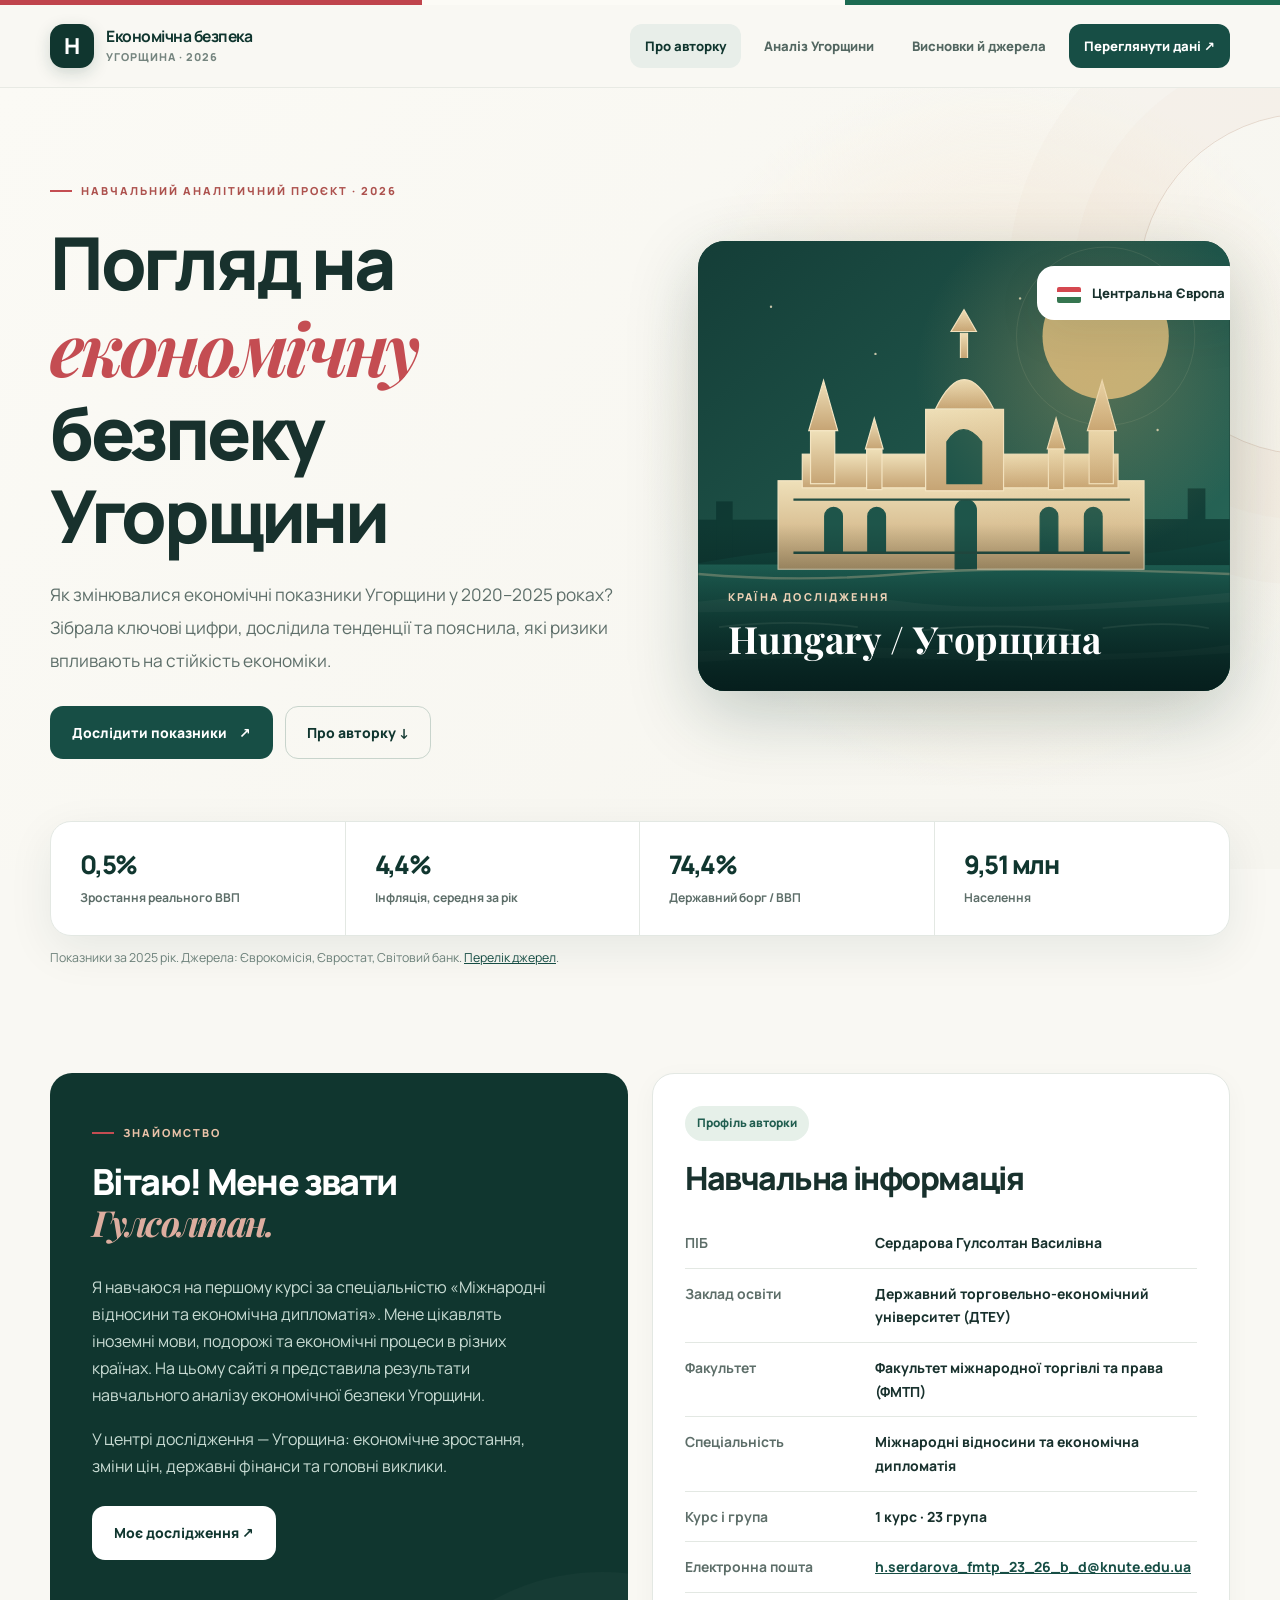
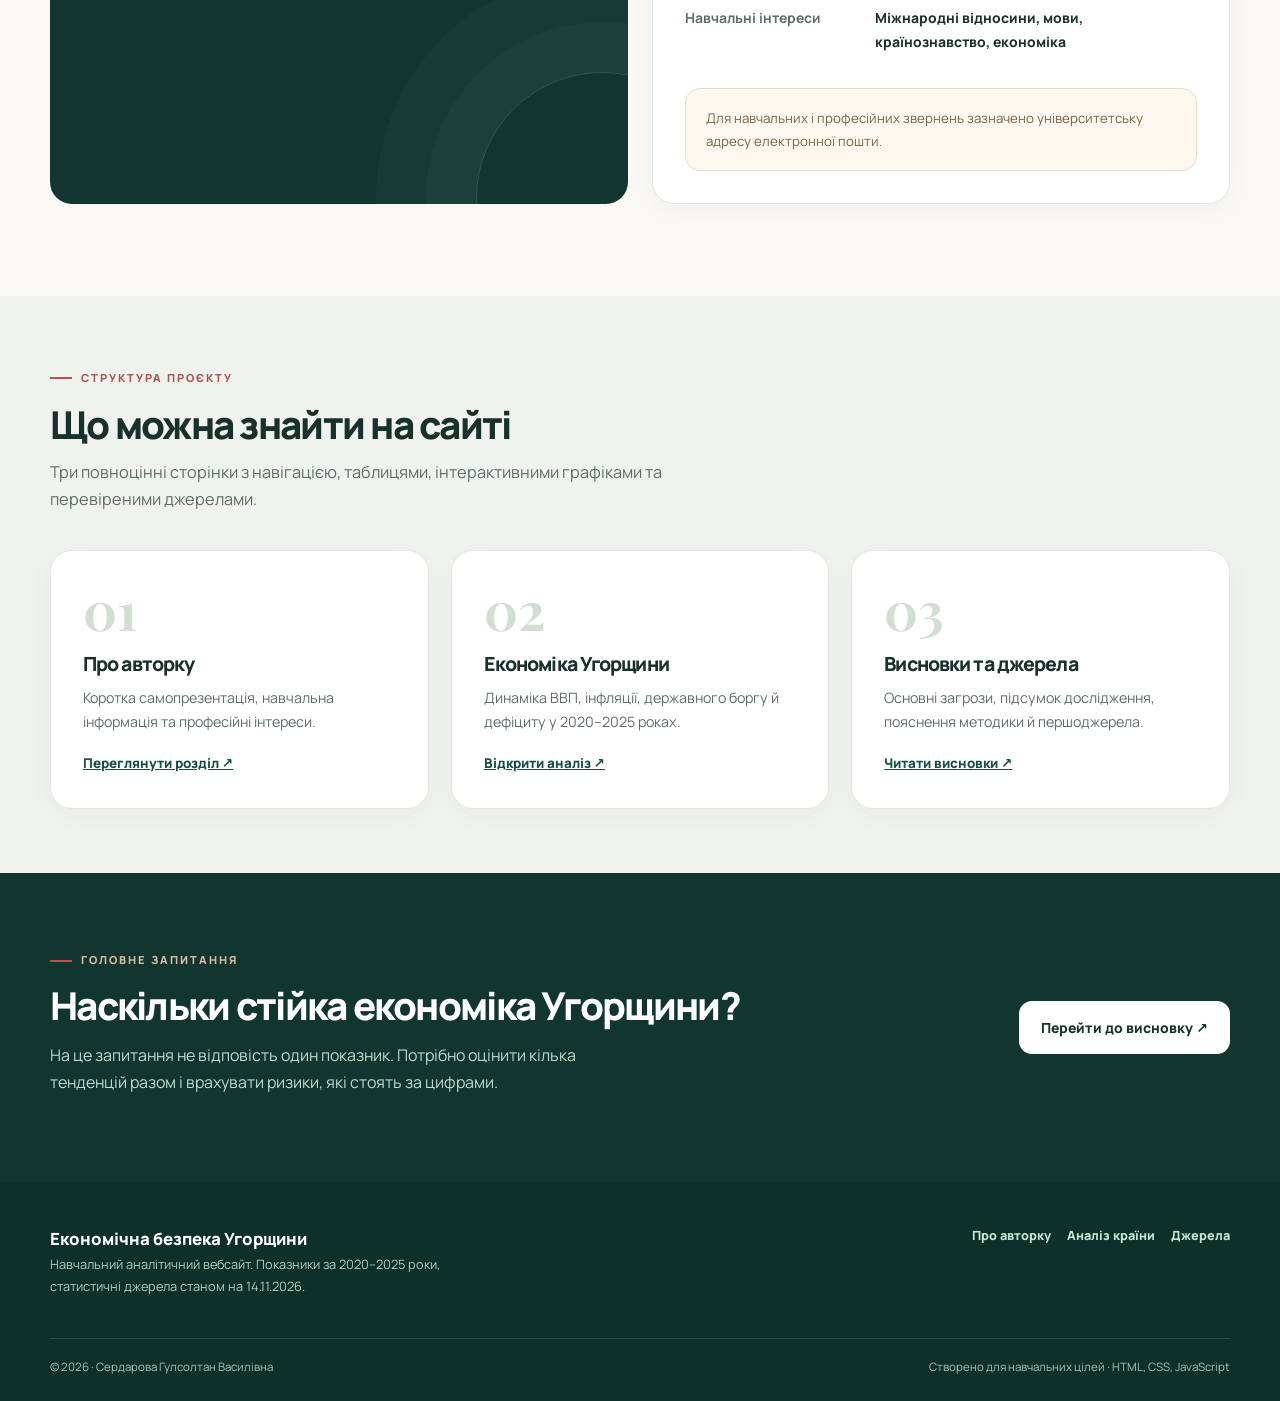
<file: index.html>
<!doctype html>
<html lang="uk">
<head>
  <meta charset="utf-8"><meta name="viewport" content="width=device-width,initial-scale=1">
  <meta name="description" content="Персональний сайт-візитівка та дослідження економічної безпеки Угорщини. Авторка — Сердарова Гулсолтан Василівна.">
  <title>Головна · Економічна безпека Угорщини</title>
  <link rel="icon" href="assets/favicon.svg" type="image/svg+xml"><link rel="stylesheet" href="style.css"><script src="script.js" defer></script>
</head>
<body>
  <a class="skip" href="#main">Перейти до вмісту</a><div class="top-stripe" aria-hidden="true"></div>
  <header class="site-header"><div class="container header-wrap">
    <a class="brand" href="index.html" aria-label="Економічна безпека Угорщини — головна"><span class="brand-mark">H</span><span><strong>Економічна безпека</strong><small>Угорщина · 2026</small></span></a>
    <button class="menu-toggle" type="button" aria-controls="main-nav" aria-expanded="false">☰ Меню</button>
    <nav class="nav" id="main-nav" aria-label="Основна навігація"><a href="index.html" aria-current="page">Про авторку</a><a href="country.html">Аналіз Угорщини</a><a href="insights.html">Висновки й джерела</a><a href="country.html#data" class="nav-cta">Переглянути дані ↗</a></nav>
  </div></header>
  <main id="main">
    <section class="hero"><div class="container hero-grid">
      <div class="fade-up"><span class="eyebrow">Навчальний аналітичний проєкт · 2026</span>
        <h1>Погляд на <span class="serif">економічну</span> безпеку Угорщини</h1>
        <p class="lead">Як змінювалися економічні показники Угорщини у 2020–2025 роках? Зібрала ключові цифри, дослідила тенденції та пояснила, які ризики впливають на стійкість економіки.</p>
        <div class="actions"><a class="btn" href="country.html">Дослідити показники <span aria-hidden="true">↗</span></a><a class="btn btn-outline" href="#about">Про авторку ↓</a></div>
      </div>
      <div class="hero-art fade-up"><img src="assets/budapest-illustration.svg" width="900" height="800" alt="Авторська ілюстрація будівлі угорського парламенту та Дунаю"><div class="hero-overlay"><span class="overline">Країна дослідження</span><strong>Hungary / Угорщина</strong></div><div class="floating-note"><span class="flag" aria-hidden="true"><i></i><i></i><i></i></span> Центральна Європа</div></div>
    </div></section>
    <div class="container"><div class="stat-bar" aria-label="Основні показники Угорщини за 2025 рік"><div class="stat"><strong>0,5%</strong><span>Зростання реального ВВП</span></div><div class="stat"><strong>4,4%</strong><span>Інфляція, середня за рік</span></div><div class="stat"><strong>74,4%</strong><span>Державний борг / ВВП</span></div><div class="stat"><strong>9,51 млн</strong><span>Населення</span></div></div><p class="tiny" style="margin-top:12px">Показники за 2025 рік. Джерела: Єврокомісія, Євростат, Світовий банк. <a href="insights.html#sources">Перелік джерел</a>.</p></div>
    <section class="section" id="about"><div class="container grid-2">
      <div class="about-box"><span class="eyebrow" style="color:#eac2a8">Знайомство</span><h2 style="margin-top:18px">Вітаю! Мене звати <span class="serif" style="color:#ddad9f">Гулсолтан.</span></h2>
        <p>Я навчаюся на першому курсі за спеціальністю «Міжнародні відносини та економічна дипломатія». Мене цікавлять іноземні мови, подорожі та економічні процеси в різних країнах. На цьому сайті я представила результати навчального аналізу економічної безпеки Угорщини.</p>
        <p>У центрі дослідження — Угорщина: економічне зростання, зміни цін, державні фінанси та головні виклики.</p>
        <a href="country.html" class="btn btn-light" style="margin-top:10px">Моє дослідження ↗</a>
      </div>
      <div class="surface"><span class="pill">Профіль авторки</span><h2 style="font-size:2rem;margin:19px 0 22px">Навчальна інформація</h2>
        <dl class="author-info"><div class="author-row"><dt>ПІБ</dt><dd>Сердарова Гулсолтан Василівна</dd></div>
        <div class="author-row"><dt>Заклад освіти</dt><dd>Державний торговельно-економічний університет (ДТЕУ)</dd></div>
        <div class="author-row"><dt>Факультет</dt><dd>Факультет міжнародної торгівлі та права (ФМТП)</dd></div>
        <div class="author-row"><dt>Спеціальність</dt><dd>Міжнародні відносини та економічна дипломатія</dd></div>
        <div class="author-row"><dt>Курс і група</dt><dd>1 курс · 23 група</dd></div>
        <div class="author-row"><dt>Електронна пошта</dt><dd><a href="mailto:h.serdarova_fmtp_23_26_b_d@knute.edu.ua">h.serdarova_fmtp_23_26_b_d@knute.edu.ua</a></dd></div>
        <div class="author-row"><dt>Навчальні інтереси</dt><dd>Міжнародні відносини, мови, країнознавство, економіка</dd></div></dl>
        <p class="notice">Для навчальних і професійних звернень зазначено університетську адресу електронної пошти.</p>
      </div>
    </div></section>
    <section class="section-tight" style="background:#f0f2ed"><div class="container"><div class="section-heading"><span class="eyebrow">Структура проєкту</span><h2>Що можна знайти на сайті</h2><p>Три повноцінні сторінки з навігацією, таблицями, інтерактивними графіками та перевіреними джерелами.</p></div>
      <div class="grid-3"><article class="surface step-card"><div class="step-number">01</div><h3>Про авторку</h3><p>Коротка самопрезентація, навчальна інформація та професійні інтереси.</p><a href="index.html#about" style="font-size:.84rem;font-weight:800">Переглянути розділ ↗</a></article>
        <article class="surface step-card"><div class="step-number">02</div><h3>Економіка Угорщини</h3><p>Динаміка ВВП, інфляції, державного боргу й дефіциту у 2020–2025 роках.</p><a href="country.html" style="font-size:.84rem;font-weight:800">Відкрити аналіз ↗</a></article>
        <article class="surface step-card"><div class="step-number">03</div><h3>Висновки та джерела</h3><p>Основні загрози, підсумок дослідження, пояснення методики й першоджерела.</p><a href="insights.html" style="font-size:.84rem;font-weight:800">Читати висновки ↗</a></article></div>
    </div></section>
    <section class="dark-band"><div class="container band-flex"><div><span class="eyebrow" style="color:#e1bca4">Головне запитання</span><h2 style="margin:14px 0">Наскільки стійка економіка Угорщини?</h2><p>На це запитання не відповість один показник. Потрібно оцінити кілька тенденцій разом і врахувати ризики, які стоять за цифрами.</p></div><a class="btn btn-light" href="insights.html">Перейти до висновку ↗</a></div></section>
  </main>
  <footer class="footer"><div class="container"><div class="footer-grid"><div><div class="footer-brand">Економічна безпека Угорщини</div><p>Навчальний аналітичний вебсайт. Показники за 2020–2025 роки, статистичні джерела станом на 14.11.2026.</p></div><nav class="footer-links" aria-label="Нижня навігація"><a href="index.html">Про авторку</a><a href="country.html">Аналіз країни</a><a href="insights.html">Джерела</a></nav></div><div class="footer-bottom"><span>© 2026 · Сердарова Гулсолтан Василівна</span><span>Створено для навчальних цілей · HTML, CSS, JavaScript</span></div></div></footer>
</body></html>
</file>
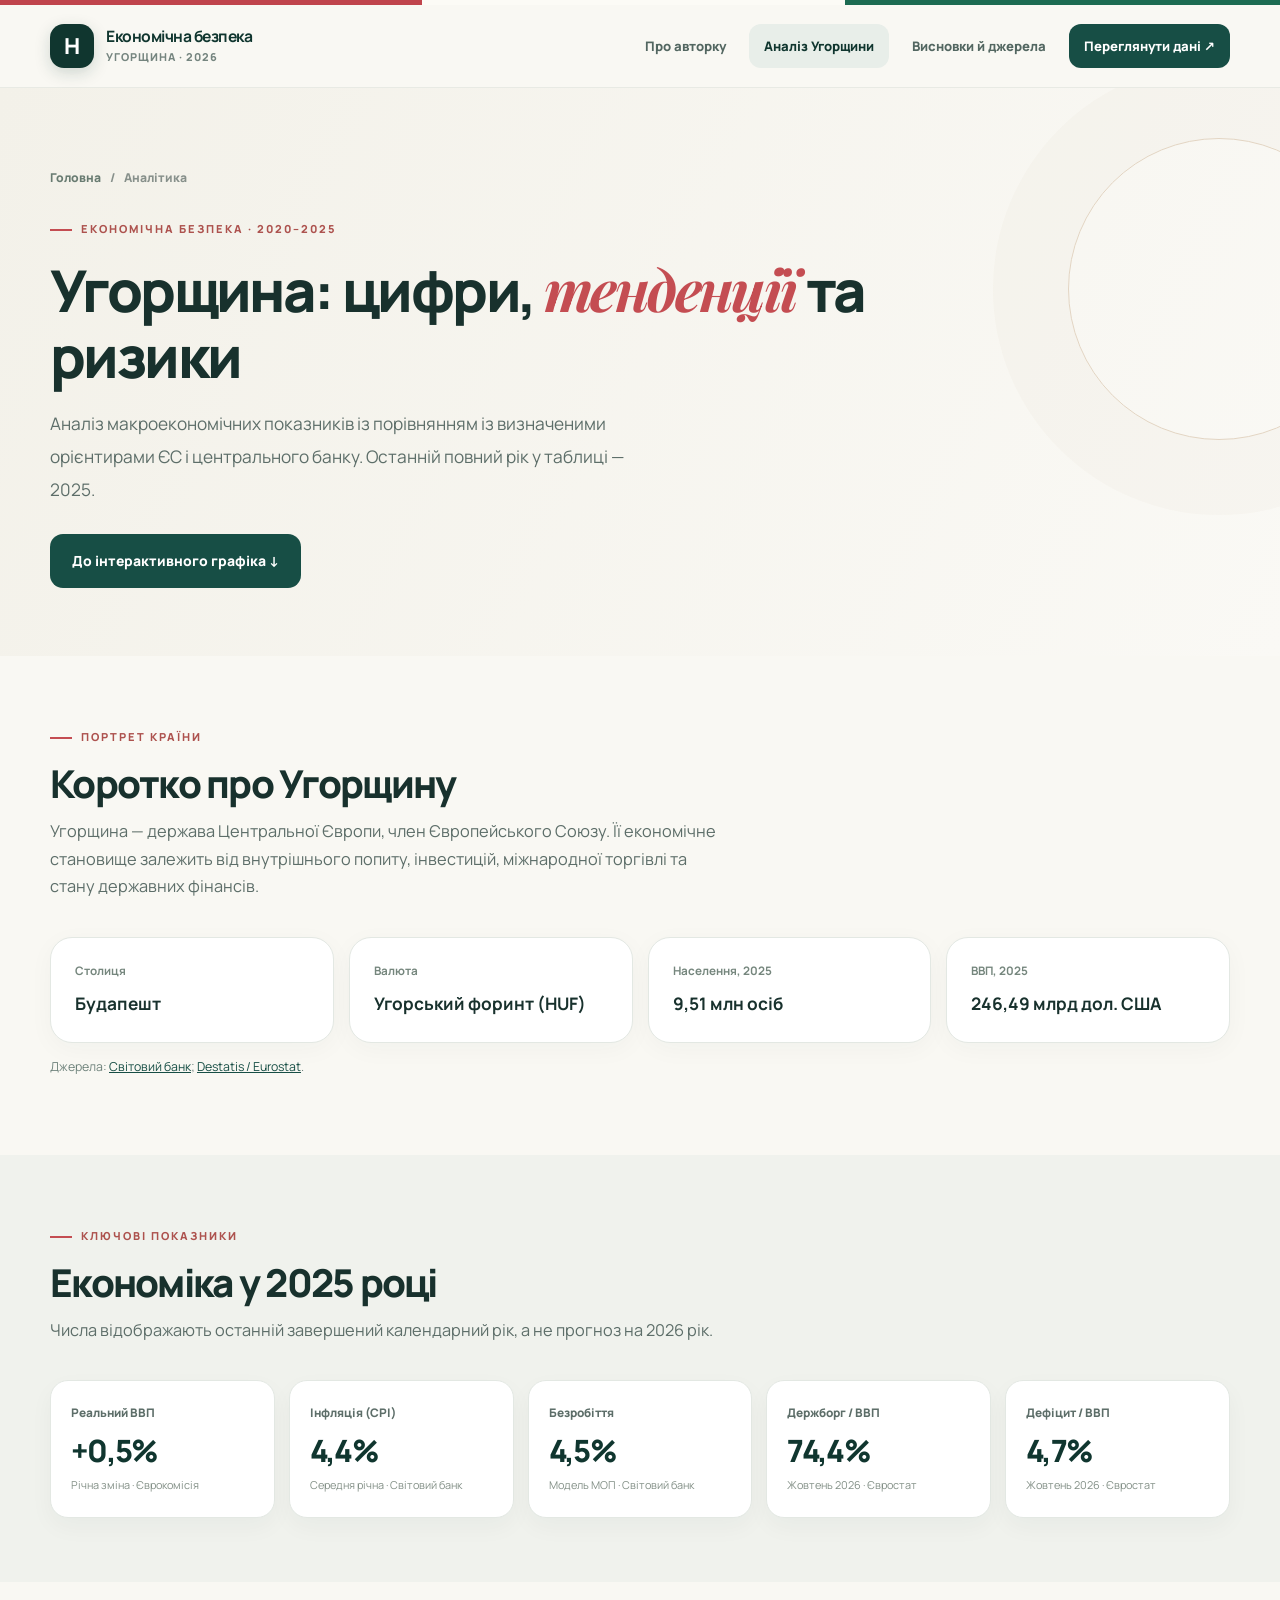
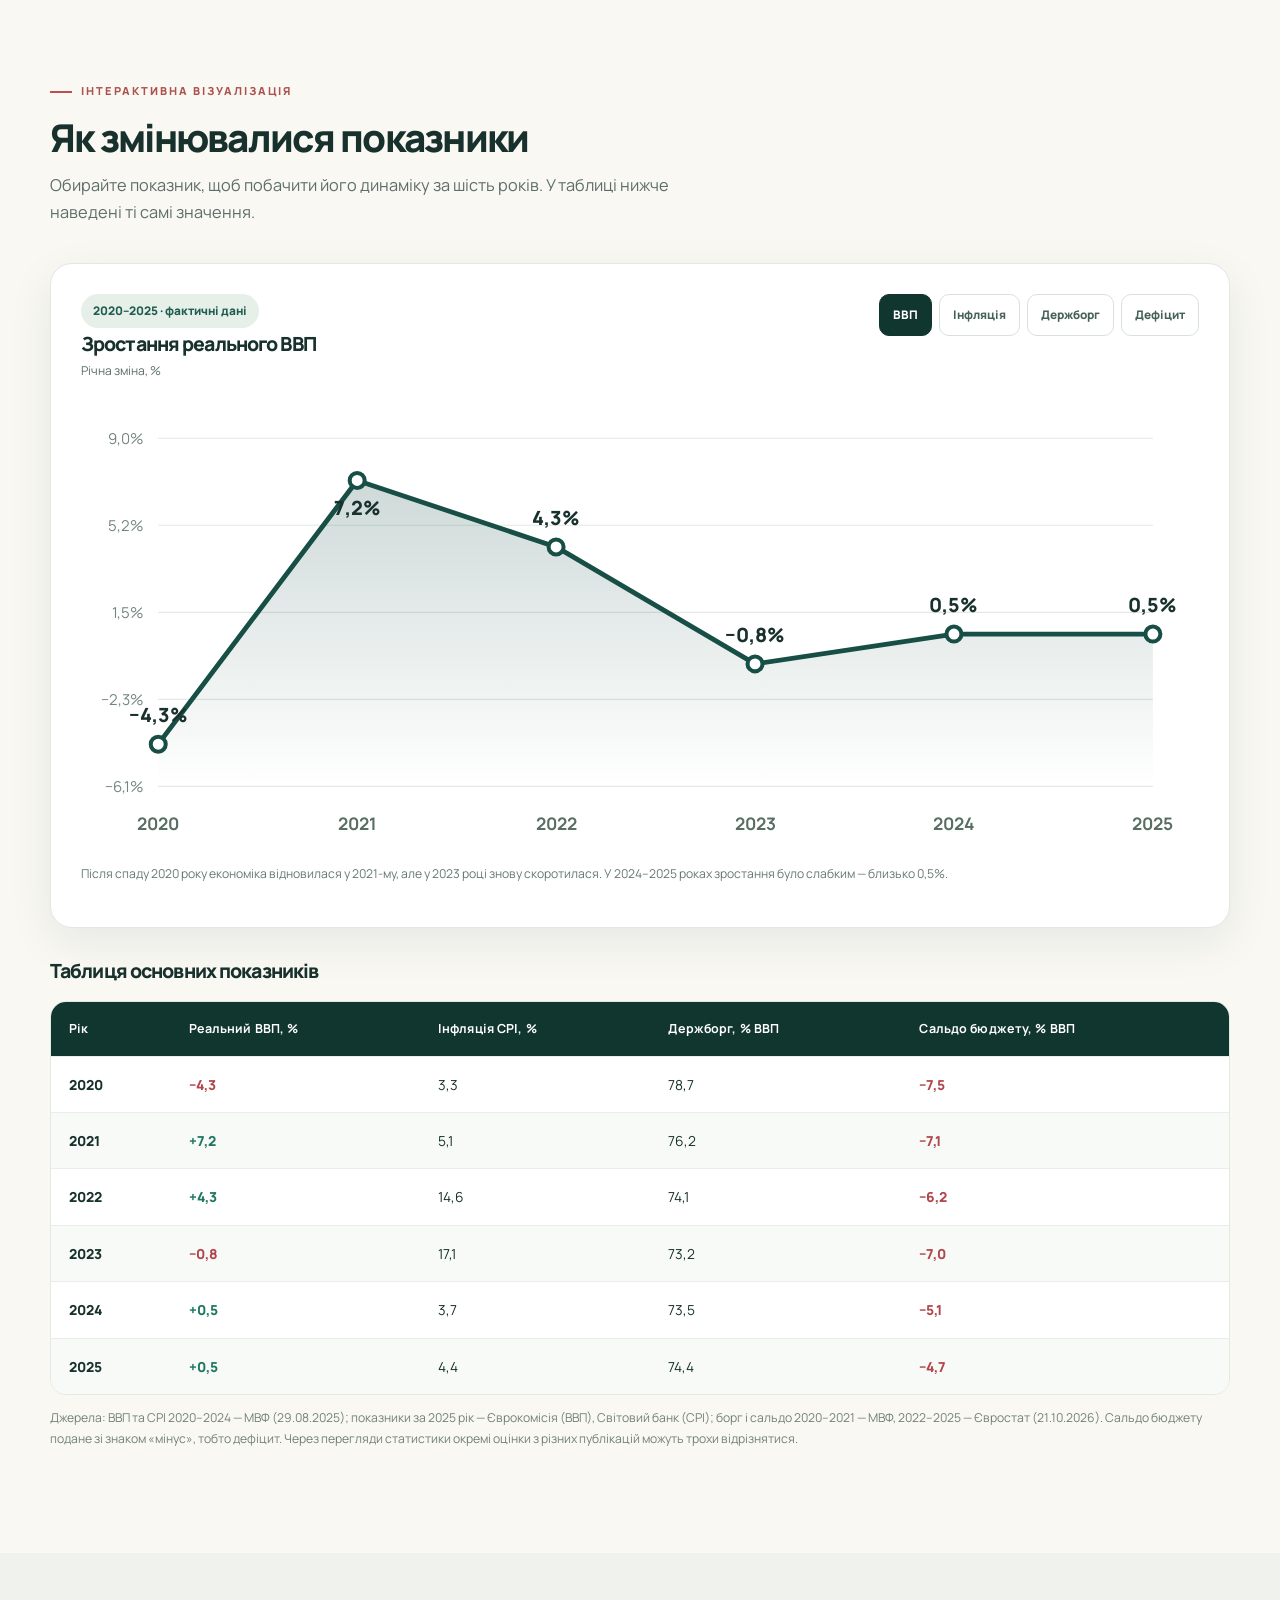
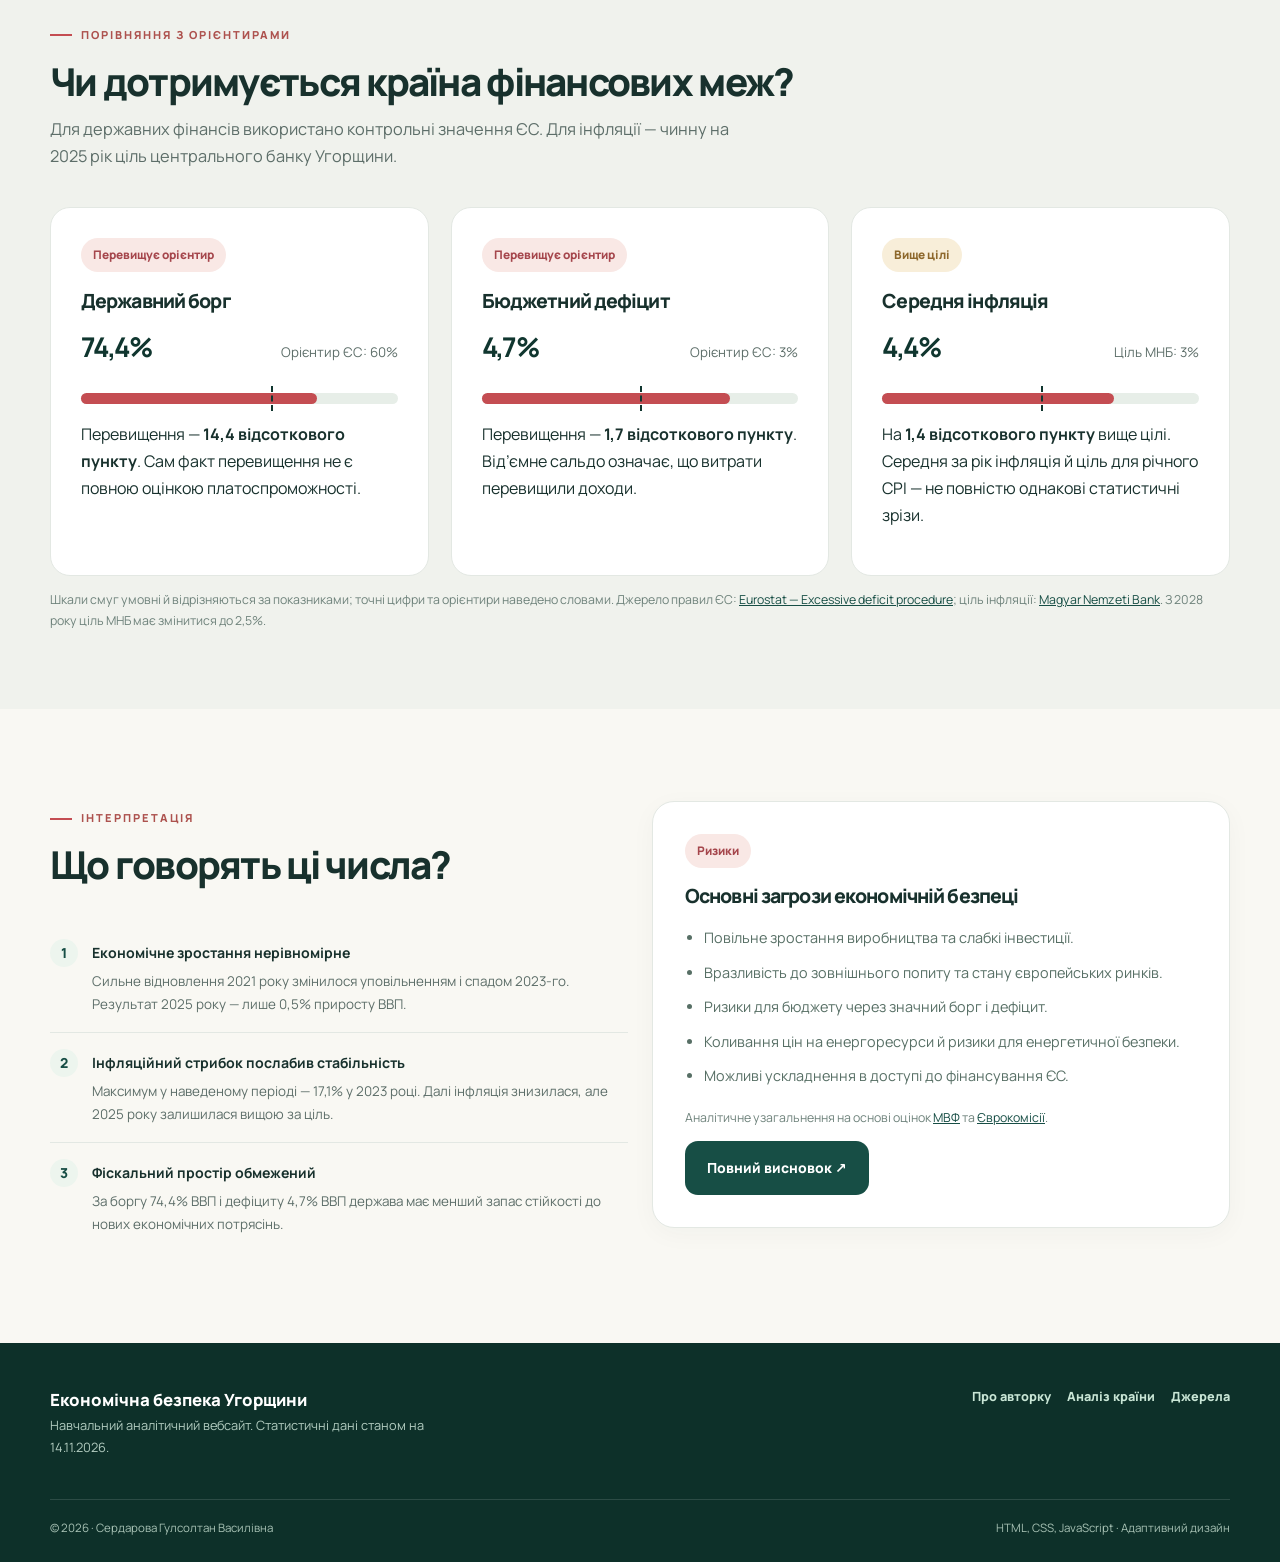
<file: country.html>
<!doctype html><html lang="uk"><head><meta charset="utf-8"><meta name="viewport" content="width=device-width,initial-scale=1"><meta name="description" content="Аналіз економічної безпеки Угорщини за 2020–2025 роки: ВВП, інфляція, державний борг, дефіцит бюджету, ризики та графіки."><title>Аналіз Угорщини · Економічна безпека</title><link rel="icon" href="assets/favicon.svg" type="image/svg+xml"><link rel="stylesheet" href="style.css"><script src="script.js" defer></script></head><body>
<a class="skip" href="#main">Перейти до вмісту</a><div class="top-stripe" aria-hidden="true"></div><header class="site-header"><div class="container header-wrap"><a class="brand" href="index.html"><span class="brand-mark">H</span><span><strong>Економічна безпека</strong><small>Угорщина · 2026</small></span></a><button class="menu-toggle" type="button" aria-controls="main-nav" aria-expanded="false">☰ Меню</button><nav class="nav" id="main-nav" aria-label="Основна навігація"><a href="index.html">Про авторку</a><a href="country.html" aria-current="page">Аналіз Угорщини</a><a href="insights.html">Висновки й джерела</a><a href="#data" class="nav-cta">Переглянути дані ↗</a></nav></div></header>
<main id="main"><section class="page-hero"><div class="container"><div class="breadcrumbs"><a href="index.html">Головна</a><span>/</span>Аналітика</div><span class="eyebrow">Економічна безпека · 2020–2025</span><h1>Угорщина: цифри, <span class="serif">тенденції</span> та ризики</h1><p class="lead">Аналіз макроекономічних показників із порівнянням із визначеними орієнтирами ЄС і центрального банку. Останній повний рік у таблиці — 2025.</p><a href="#data" class="btn" style="margin-top:10px">До інтерактивного графіка ↓</a></div></section>
<section class="section-tight"><div class="container"><div class="section-heading"><span class="eyebrow">Портрет країни</span><h2>Коротко про Угорщину</h2><p>Угорщина — держава Центральної Європи, член Європейського Союзу. Її економічне становище залежить від внутрішнього попиту, інвестицій, міжнародної торгівлі та стану державних фінансів.</p></div><div class="key-info"><div class="surface"><span>Столиця</span><strong>Будапешт</strong></div><div class="surface"><span>Валюта</span><strong>Угорський форинт (HUF)</strong></div><div class="surface"><span>Населення, 2025</span><strong>9,51 млн осіб</strong></div><div class="surface"><span>ВВП, 2025</span><strong>246,49 млрд дол. США</strong></div></div><p class="tiny" style="margin-top:14px">Джерела: <a href="https://data.worldbank.org/country/HU" target="_blank" rel="noopener noreferrer">Світовий банк</a>; <a href="https://www.destatis.de/Europa/EN/Country/EU-Member-States/Hungary.html" target="_blank" rel="noopener noreferrer">Destatis / Eurostat</a>.</p></div></section>
<section class="section-tight" style="background:#f0f2ed"><div class="container"><div class="section-heading"><span class="eyebrow">Ключові показники</span><h2>Економіка у 2025 році</h2><p>Числа відображають останній завершений календарний рік, а не прогноз на 2026 рік.</p></div><div class="data-overview"><article class="data-card"><div class="label">Реальний ВВП</div><div class="value">+0,5%</div><span class="meta">Річна зміна · Єврокомісія</span></article><article class="data-card"><div class="label">Інфляція (CPI)</div><div class="value">4,4%</div><span class="meta">Середня річна · Світовий банк</span></article><article class="data-card"><div class="label">Безробіття</div><div class="value">4,5%</div><span class="meta">Модель МОП · Світовий банк</span></article><article class="data-card"><div class="label">Держборг / ВВП</div><div class="value">74,4%</div><span class="meta">Жовтень 2026 · Євростат</span></article><article class="data-card"><div class="label">Дефіцит / ВВП</div><div class="value">4,7%</div><span class="meta">Жовтень 2026 · Євростат</span></article></div></div></section>
<section class="section" id="data"><div class="container"><div class="section-heading"><span class="eyebrow">Інтерактивна візуалізація</span><h2>Як змінювалися показники</h2><p>Обирайте показник, щоб побачити його динаміку за шість років. У таблиці нижче наведені ті самі значення.</p></div><div class="chart-panel"><div class="panel-head"><div><span class="pill">2020–2025 · фактичні дані</span><h3 id="chart-title">Зростання реального ВВП</h3><p id="chart-subtitle" class="muted">Річна зміна, %</p></div><div class="chart-controls" role="group" aria-label="Оберіть показник"><button type="button" class="chart-button" data-metric="gdp" aria-pressed="true">ВВП</button><button type="button" class="chart-button" data-metric="inflation" aria-pressed="false">Інфляція</button><button type="button" class="chart-button" data-metric="debt" aria-pressed="false">Держборг</button><button type="button" class="chart-button" data-metric="deficit" aria-pressed="false">Дефіцит</button></div></div><div class="chart-frame" id="economic-chart" role="img" aria-label="Графік зростання реального ВВП Угорщини за 2020–2025 роки"><p>Графік завантажується. Усі значення доступні в таблиці нижче.</p></div><p class="chart-note" id="chart-comment">Після спаду 2020 року економіка відновилася у 2021-му, але у 2023 році знову скоротилася. У 2024–2025 роках зростання було слабким — близько 0,5%.</p></div>
<div style="height:32px"></div><h3>Таблиця основних показників</h3><div class="table-wrap"><table><thead><tr><th scope="col">Рік</th><th scope="col">Реальний ВВП, %</th><th scope="col">Інфляція CPI, %</th><th scope="col">Держборг, % ВВП</th><th scope="col">Сальдо бюджету, % ВВП</th></tr></thead><tbody><tr><td>2020</td><td class="negative">−4,3</td><td>3,3</td><td>78,7</td><td class="negative">−7,5</td></tr><tr><td>2021</td><td class="positive">+7,2</td><td>5,1</td><td>76,2</td><td class="negative">−7,1</td></tr><tr><td>2022</td><td class="positive">+4,3</td><td>14,6</td><td>74,1</td><td class="negative">−6,2</td></tr><tr><td>2023</td><td class="negative">−0,8</td><td>17,1</td><td>73,2</td><td class="negative">−7,0</td></tr><tr><td>2024</td><td class="positive">+0,5</td><td>3,7</td><td>73,5</td><td class="negative">−5,1</td></tr><tr><td>2025</td><td class="positive">+0,5</td><td>4,4</td><td>74,4</td><td class="negative">−4,7</td></tr></tbody></table></div><p class="table-caption">Джерела: ВВП та CPI 2020–2024 — МВФ (29.08.2025); показники за 2025 рік — Єврокомісія (ВВП), Світовий банк (CPI); борг і сальдо 2020–2021 — МВФ, 2022–2025 — Євростат (21.10.2026). Сальдо бюджету подане зі знаком «мінус», тобто дефіцит. Через перегляди статистики окремі оцінки з різних публікацій можуть трохи відрізнятися.</p></div></section>
<section class="section-tight" style="background:#f0f2ed" id="thresholds"><div class="container"><div class="section-heading"><span class="eyebrow">Порівняння з орієнтирами</span><h2>Чи дотримується країна фінансових меж?</h2><p>Для державних фінансів використано контрольні значення ЄС. Для інфляції — чинну на 2025 рік ціль центрального банку Угорщини.</p></div><div class="grid-3"><article class="bench-card"><span class="pill rose">Перевищує орієнтир</span><h3 style="margin:18px 0 0">Державний борг</h3><div class="benchmark-line"><strong>74,4%</strong><small>Орієнтир ЄС: 60%</small></div><div class="progress-track"><div class="actual" style="width:74.4%"></div><div class="limit" style="left:60%"></div></div><p>Перевищення — <b>14,4 відсоткового пункту</b>. Сам факт перевищення не є повною оцінкою платоспроможності.</p></article><article class="bench-card"><span class="pill rose">Перевищує орієнтир</span><h3 style="margin:18px 0 0">Бюджетний дефіцит</h3><div class="benchmark-line"><strong>4,7%</strong><small>Орієнтир ЄС: 3%</small></div><div class="progress-track"><div class="actual" style="width:78.3%"></div><div class="limit" style="left:50%"></div></div><p>Перевищення — <b>1,7 відсоткового пункту</b>. Від’ємне сальдо означає, що витрати перевищили доходи.</p></article><article class="bench-card"><span class="pill gold">Вище цілі</span><h3 style="margin:18px 0 0">Середня інфляція</h3><div class="benchmark-line"><strong>4,4%</strong><small>Ціль МНБ: 3%</small></div><div class="progress-track"><div class="actual" style="width:73.3%"></div><div class="limit" style="left:50%"></div></div><p>На <b>1,4 відсоткового пункту</b> вище цілі. Середня за рік інфляція й ціль для річного CPI — не повністю однакові статистичні зрізи.</p></article></div><p class="tiny" style="margin-top:14px">Шкали смуг умовні й відрізняються за показниками; точні цифри та орієнтири наведено словами. Джерело правил ЄС: <a href="https://ec.europa.eu/eurostat/web/government-finance-statistics/excessive-deficit-procedure" target="_blank" rel="noopener noreferrer">Eurostat — Excessive deficit procedure</a>; ціль інфляції: <a href="https://www.mnb.hu/en/monetary-policy/monetary-policy-framework/inflation-targeting" target="_blank" rel="noopener noreferrer">Magyar Nemzeti Bank</a>. З 2028 року ціль МНБ має змінитися до 2,5%.</p></div></section>
<section class="section"><div class="container grid-2"><div><div class="section-heading"><span class="eyebrow">Інтерпретація</span><h2>Що говорять ці числа?</h2></div><ul class="analysis-list"><li><span class="check">1</span><div><b>Економічне зростання нерівномірне</b><p>Сильне відновлення 2021 року змінилося уповільненням і спадом 2023-го. Результат 2025 року — лише 0,5% приросту ВВП.</p></div></li><li><span class="check">2</span><div><b>Інфляційний стрибок послабив стабільність</b><p>Максимум у наведеному періоді — 17,1% у 2023 році. Далі інфляція знизилася, але 2025 року залишилася вищою за ціль.</p></div></li><li><span class="check">3</span><div><b>Фіскальний простір обмежений</b><p>За боргу 74,4% ВВП і дефіциту 4,7% ВВП держава має менший запас стійкості до нових економічних потрясінь.</p></div></li></ul></div><div class="surface" style="align-self:start"><span class="pill rose">Ризики</span><h3 style="margin-top:17px">Основні загрози економічній безпеці</h3><ul class="bullet-text" style="font-size:.9rem;color:#576f65"><li>Повільне зростання виробництва та слабкі інвестиції.</li><li>Вразливість до зовнішнього попиту та стану європейських ринків.</li><li>Ризики для бюджету через значний борг і дефіцит.</li><li>Коливання цін на енергоресурси й ризики для енергетичної безпеки.</li><li>Можливі ускладнення в доступі до фінансування ЄС.</li></ul><p class="tiny">Аналітичне узагальнення на основі оцінок <a href="https://www.imf.org/en/news/articles/2025/08/29/pr-25286-hungary-imf-executive-board-concludes-2025-article-iv-consultation" target="_blank" rel="noopener noreferrer">МВФ</a> та <a href="https://economy-finance.ec.europa.eu/economic-surveillance-eu-member-states/country-pages-including-country-reports/hungary/economic-forecast-hungary_en" target="_blank" rel="noopener noreferrer">Єврокомісії</a>.</p><a class="btn" href="insights.html">Повний висновок ↗</a></div></div></section>
</main><footer class="footer"><div class="container"><div class="footer-grid"><div><div class="footer-brand">Економічна безпека Угорщини</div><p>Навчальний аналітичний вебсайт. Статистичні дані станом на 14.11.2026.</p></div><nav class="footer-links" aria-label="Нижня навігація"><a href="index.html">Про авторку</a><a href="country.html">Аналіз країни</a><a href="insights.html">Джерела</a></nav></div><div class="footer-bottom"><span>© 2026 · Сердарова Гулсолтан Василівна</span><span>HTML, CSS, JavaScript · Адаптивний дизайн</span></div></div></footer></body></html>
</file>
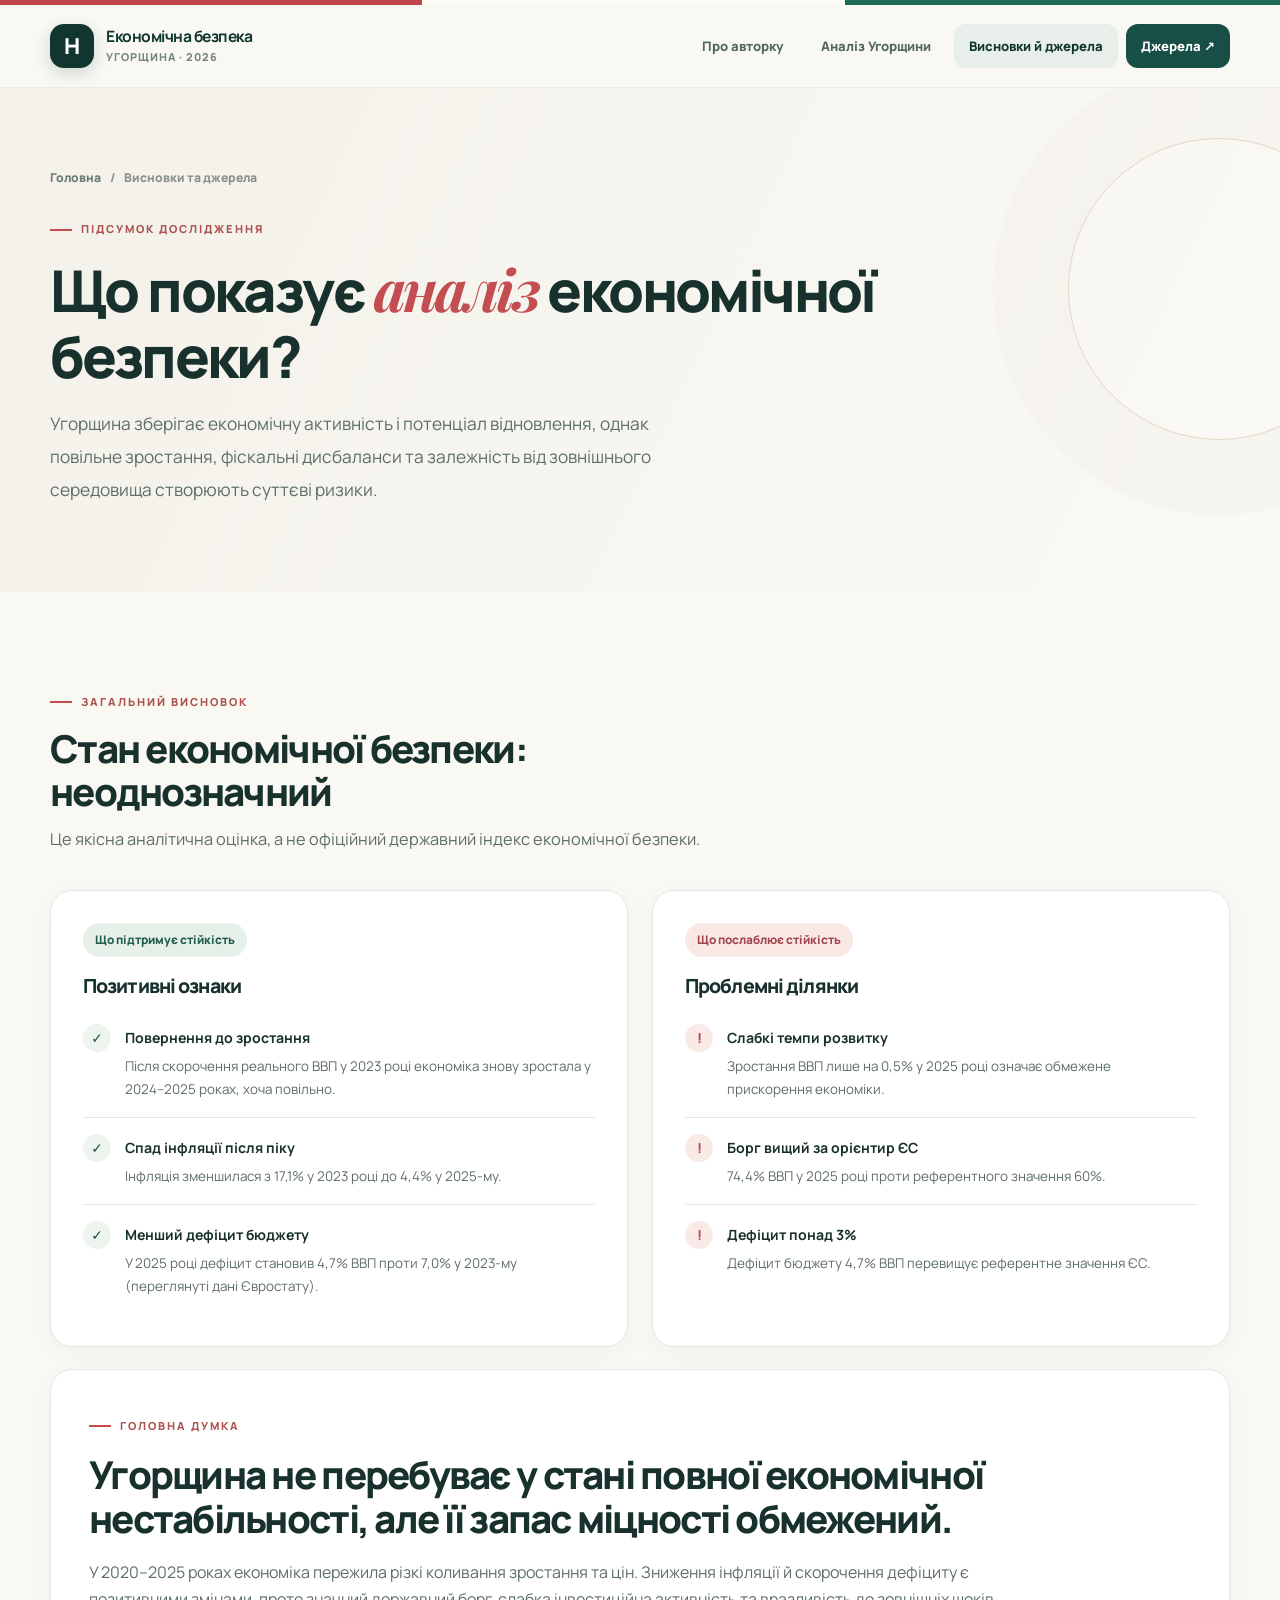
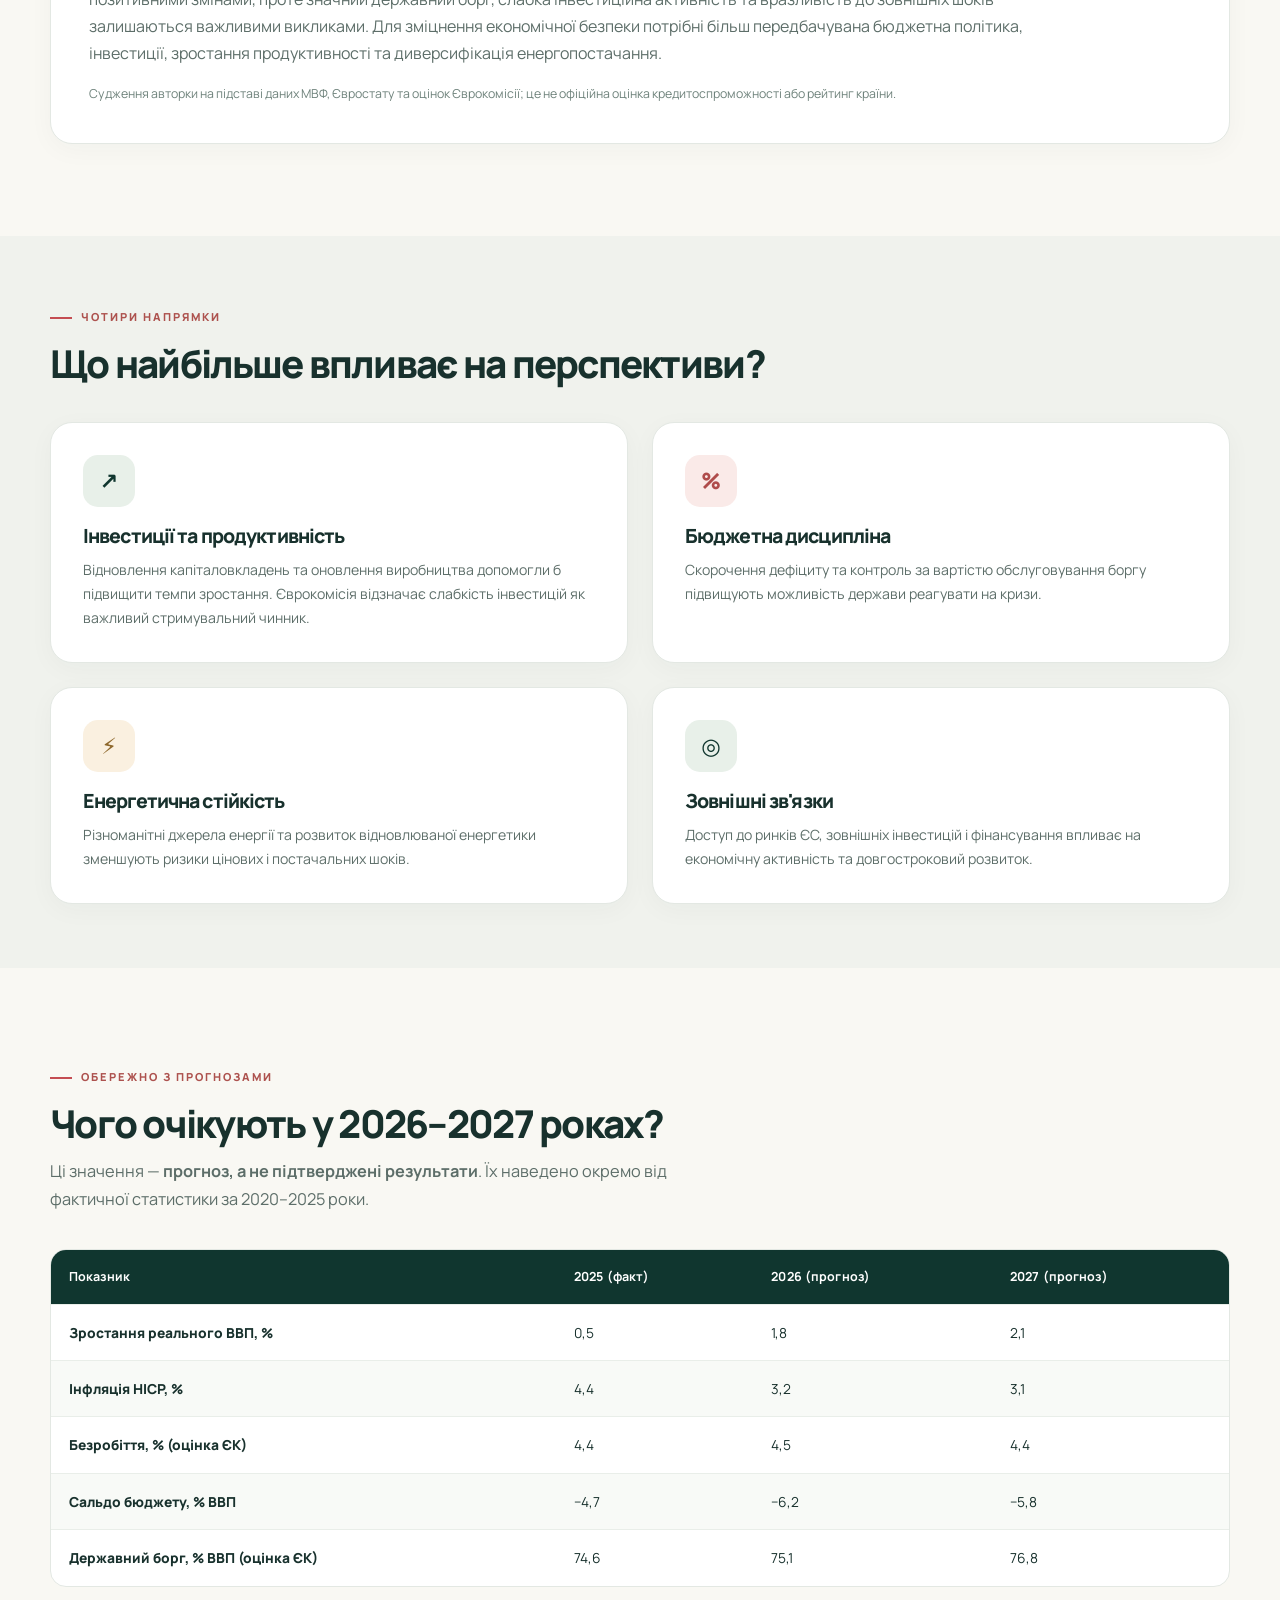
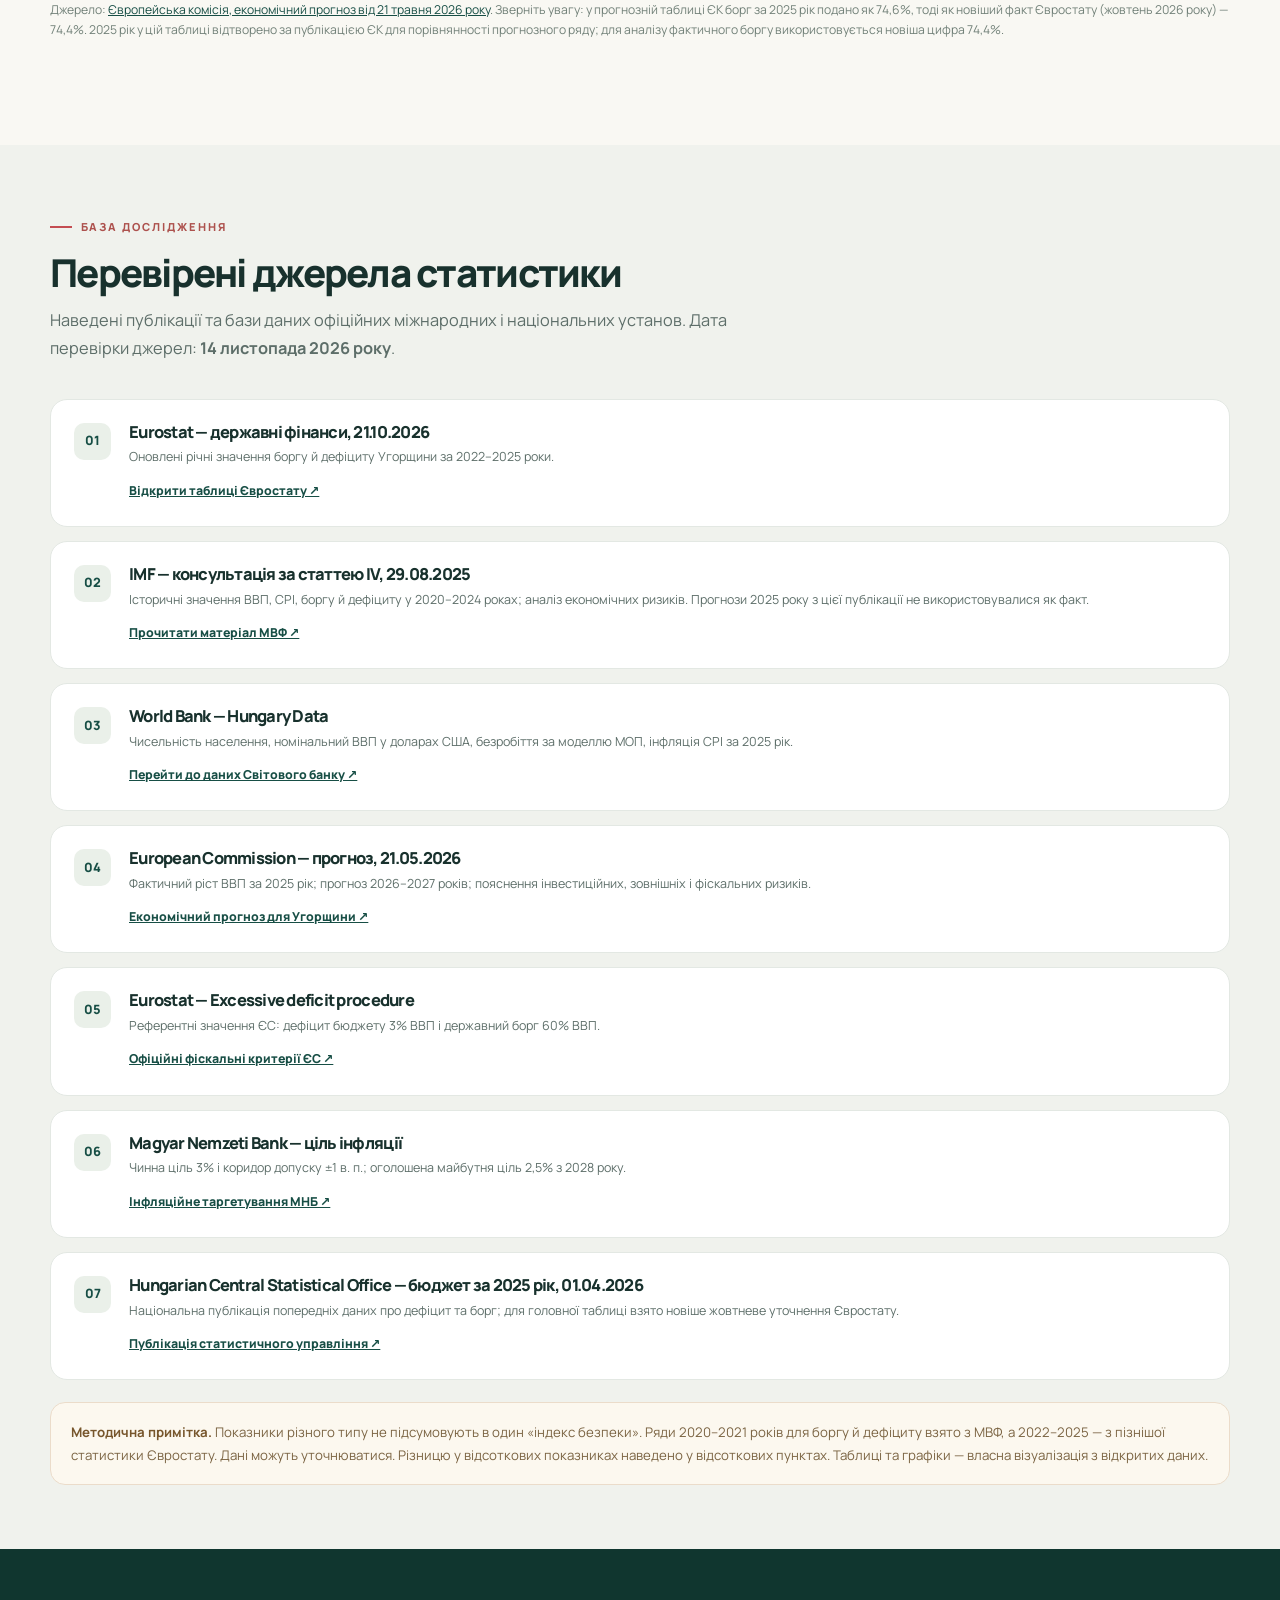
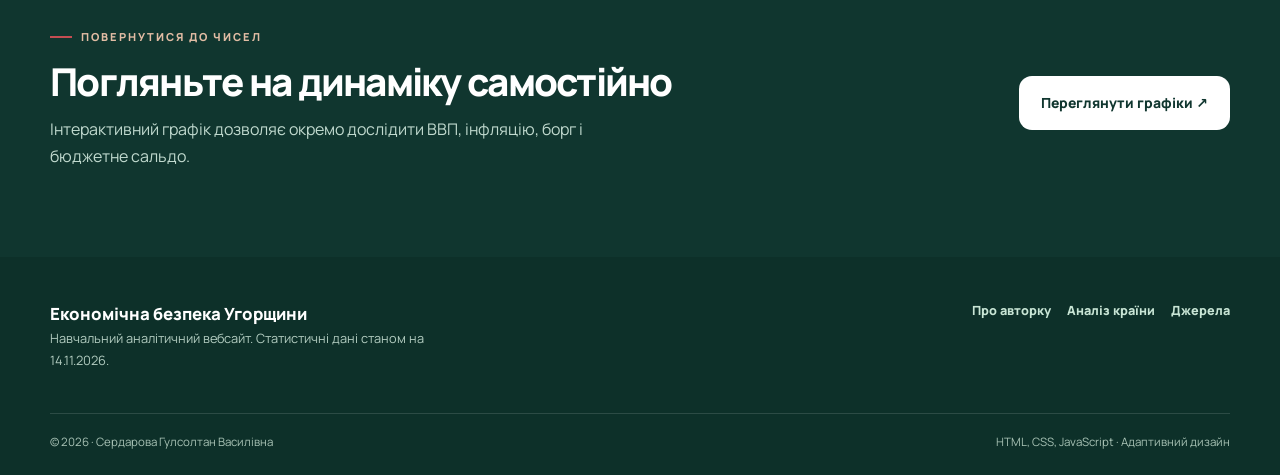
<file: insights.html>
<!doctype html><html lang="uk"><head><meta charset="utf-8"><meta name="viewport" content="width=device-width,initial-scale=1"><meta name="description" content="Висновки, ризики та офіційні джерела дослідження економічної безпеки Угорщини у 2020–2025 роках."><title>Висновки й джерела · Економічна безпека Угорщини</title><link rel="icon" href="assets/favicon.svg" type="image/svg+xml"><link rel="stylesheet" href="style.css"><script src="script.js" defer></script></head><body>
<a class="skip" href="#main">Перейти до вмісту</a><div class="top-stripe" aria-hidden="true"></div><header class="site-header"><div class="container header-wrap"><a class="brand" href="index.html"><span class="brand-mark">H</span><span><strong>Економічна безпека</strong><small>Угорщина · 2026</small></span></a><button class="menu-toggle" type="button" aria-controls="main-nav" aria-expanded="false">☰ Меню</button><nav class="nav" id="main-nav" aria-label="Основна навігація"><a href="index.html">Про авторку</a><a href="country.html">Аналіз Угорщини</a><a href="insights.html" aria-current="page">Висновки й джерела</a><a href="#sources" class="nav-cta">Джерела ↗</a></nav></div></header>
<main id="main"><section class="page-hero"><div class="container"><div class="breadcrumbs"><a href="index.html">Головна</a><span>/</span>Висновки та джерела</div><span class="eyebrow">Підсумок дослідження</span><h1>Що показує <span class="serif">аналіз</span> економічної безпеки?</h1><p class="lead">Угорщина зберігає економічну активність і потенціал відновлення, однак повільне зростання, фіскальні дисбаланси та залежність від зовнішнього середовища створюють суттєві ризики.</p></div></section>
<section class="section"><div class="container"><div class="section-heading"><span class="eyebrow">Загальний висновок</span><h2>Стан економічної безпеки: неоднозначний</h2><p>Це якісна аналітична оцінка, а не офіційний державний індекс економічної безпеки.</p></div><div class="grid-2"><article class="surface"><span class="pill">Що підтримує стійкість</span><h3 style="margin-top:18px">Позитивні ознаки</h3><ul class="analysis-list"><li><span class="check">✓</span><div><b>Повернення до зростання</b><p>Після скорочення реального ВВП у 2023 році економіка знову зростала у 2024–2025 роках, хоча повільно.</p></div></li><li><span class="check">✓</span><div><b>Спад інфляції після піку</b><p>Інфляція зменшилася з 17,1% у 2023 році до 4,4% у 2025-му.</p></div></li><li><span class="check">✓</span><div><b>Менший дефіцит бюджету</b><p>У 2025 році дефіцит становив 4,7% ВВП проти 7,0% у 2023-му (переглянуті дані Євростату).</p></div></li></ul></article>
<article class="surface"><span class="pill rose">Що послаблює стійкість</span><h3 style="margin-top:18px">Проблемні ділянки</h3><ul class="analysis-list"><li><span class="check warning">!</span><div><b>Слабкі темпи розвитку</b><p>Зростання ВВП лише на 0,5% у 2025 році означає обмежене прискорення економіки.</p></div></li><li><span class="check warning">!</span><div><b>Борг вищий за орієнтир ЄС</b><p>74,4% ВВП у 2025 році проти референтного значення 60%.</p></div></li><li><span class="check warning">!</span><div><b>Дефіцит понад 3%</b><p>Дефіцит бюджету 4,7% ВВП перевищує референтне значення ЄС.</p></div></li></ul></article></div>
<div class="surface" style="margin-top:22px;padding:38px"><span class="eyebrow">Головна думка</span><h2 style="font-size:clamp(1.7rem,3vw,2.7rem);margin:18px 0">Угорщина не перебуває у стані повної економічної нестабільності, але її запас міцності обмежений.</h2><p class="muted" style="font-size:1rem;max-width:940px">У 2020–2025 роках економіка пережила різкі коливання зростання та цін. Зниження інфляції й скорочення дефіциту є позитивними змінами, проте значний державний борг, слабка інвестиційна активність та вразливість до зовнішніх шоків залишаються важливими викликами. Для зміцнення економічної безпеки потрібні більш передбачувана бюджетна політика, інвестиції, зростання продуктивності та диверсифікація енергопостачання.</p><p class="tiny">Судження авторки на підставі даних МВФ, Євростату та оцінок Єврокомісії; це не офіційна оцінка кредитоспроможності або рейтинг країни.</p></div></div></section>
<section class="section-tight" style="background:#f0f2ed"><div class="container"><div class="section-heading"><span class="eyebrow">Чотири напрямки</span><h2>Що найбільше впливає на перспективи?</h2></div><div class="grid-2"><article class="surface"><div class="icon-tile">↗</div><h3>Інвестиції та продуктивність</h3><p class="muted" style="font-size:.88rem">Відновлення капіталовкладень та оновлення виробництва допомогли б підвищити темпи зростання. Єврокомісія відзначає слабкість інвестицій як важливий стримувальний чинник.</p></article><article class="surface"><div class="icon-tile red">%</div><h3>Бюджетна дисципліна</h3><p class="muted" style="font-size:.88rem">Скорочення дефіциту та контроль за вартістю обслуговування боргу підвищують можливість держави реагувати на кризи.</p></article><article class="surface"><div class="icon-tile gold">⚡</div><h3>Енергетична стійкість</h3><p class="muted" style="font-size:.88rem">Різноманітні джерела енергії та розвиток відновлюваної енергетики зменшують ризики цінових і постачальних шоків.</p></article><article class="surface"><div class="icon-tile">◎</div><h3>Зовнішні зв'язки</h3><p class="muted" style="font-size:.88rem">Доступ до ринків ЄС, зовнішніх інвестицій і фінансування впливає на економічну активність та довгостроковий розвиток.</p></article></div></div></section>
<section class="section"><div class="container"><div class="section-heading"><span class="eyebrow">Обережно з прогнозами</span><h2>Чого очікують у 2026–2027 роках?</h2><p>Ці значення — <b>прогноз, а не підтверджені результати</b>. Їх наведено окремо від фактичної статистики за 2020–2025 роки.</p></div><div class="table-wrap"><table><thead><tr><th scope="col">Показник</th><th scope="col">2025 (факт)</th><th scope="col">2026 (прогноз)</th><th scope="col">2027 (прогноз)</th></tr></thead><tbody><tr><td>Зростання реального ВВП, %</td><td>0,5</td><td>1,8</td><td>2,1</td></tr><tr><td>Інфляція HICP, %</td><td>4,4</td><td>3,2</td><td>3,1</td></tr><tr><td>Безробіття, % (оцінка ЄК)</td><td>4,4</td><td>4,5</td><td>4,4</td></tr><tr><td>Сальдо бюджету, % ВВП</td><td>−4,7</td><td>−6,2</td><td>−5,8</td></tr><tr><td>Державний борг, % ВВП (оцінка ЄК)</td><td>74,6</td><td>75,1</td><td>76,8</td></tr></tbody></table></div><p class="table-caption">Джерело: <a href="https://economy-finance.ec.europa.eu/economic-surveillance-eu-member-states/country-pages-including-country-reports/hungary/economic-forecast-hungary_en" target="_blank" rel="noopener noreferrer">Європейська комісія, економічний прогноз від 21 травня 2026 року</a>. Зверніть увагу: у прогнозній таблиці ЄК борг за 2025 рік подано як 74,6%, тоді як новіший факт Євростату (жовтень 2026 року) — 74,4%. 2025 рік у цій таблиці відтворено за публікацією ЄК для порівнянності прогнозного ряду; для аналізу фактичного боргу використовується новіша цифра 74,4%.</p></div></section>
<section class="section-tight" style="background:#f0f2ed" id="sources"><div class="container"><div class="section-heading"><span class="eyebrow">База дослідження</span><h2>Перевірені джерела статистики</h2><p>Наведені публікації та бази даних офіційних міжнародних і національних установ. Дата перевірки джерел: <b>14 листопада 2026 року</b>.</p></div>
<div class="source-list"><article class="source-item"><div class="source-index">01</div><div><h3>Eurostat — державні фінанси, 21.10.2026</h3><p>Оновлені річні значення боргу й дефіциту Угорщини за 2022–2025 роки.</p><a href="https://ec.europa.eu/eurostat/web/products-euro-indicators/w/2-21102026-ap" target="_blank" rel="noopener noreferrer">Відкрити таблиці Євростату ↗</a></div></article>
<article class="source-item"><div class="source-index">02</div><div><h3>IMF — консультація за статтею IV, 29.08.2025</h3><p>Історичні значення ВВП, CPI, боргу й дефіциту у 2020–2024 роках; аналіз економічних ризиків. Прогнози 2025 року з цієї публікації не використовувалися як факт.</p><a href="https://www.imf.org/en/news/articles/2025/08/29/pr-25286-hungary-imf-executive-board-concludes-2025-article-iv-consultation" target="_blank" rel="noopener noreferrer">Прочитати матеріал МВФ ↗</a></div></article>
<article class="source-item"><div class="source-index">03</div><div><h3>World Bank — Hungary Data</h3><p>Чисельність населення, номінальний ВВП у доларах США, безробіття за моделлю МОП, інфляція CPI за 2025 рік.</p><a href="https://data.worldbank.org/country/HU" target="_blank" rel="noopener noreferrer">Перейти до даних Світового банку ↗</a></div></article>
<article class="source-item"><div class="source-index">04</div><div><h3>European Commission — прогноз, 21.05.2026</h3><p>Фактичний ріст ВВП за 2025 рік; прогноз 2026–2027 років; пояснення інвестиційних, зовнішніх і фіскальних ризиків.</p><a href="https://economy-finance.ec.europa.eu/economic-surveillance-eu-member-states/country-pages-including-country-reports/hungary/economic-forecast-hungary_en" target="_blank" rel="noopener noreferrer">Економічний прогноз для Угорщини ↗</a></div></article>
<article class="source-item"><div class="source-index">05</div><div><h3>Eurostat — Excessive deficit procedure</h3><p>Референтні значення ЄС: дефіцит бюджету 3% ВВП і державний борг 60% ВВП.</p><a href="https://ec.europa.eu/eurostat/web/government-finance-statistics/excessive-deficit-procedure" target="_blank" rel="noopener noreferrer">Офіційні фіскальні критерії ЄС ↗</a></div></article>
<article class="source-item"><div class="source-index">06</div><div><h3>Magyar Nemzeti Bank — ціль інфляції</h3><p>Чинна ціль 3% і коридор допуску ±1 в. п.; оголошена майбутня ціль 2,5% з 2028 року.</p><a href="https://www.mnb.hu/en/monetary-policy/monetary-policy-framework/inflation-targeting" target="_blank" rel="noopener noreferrer">Інфляційне таргетування МНБ ↗</a></div></article>
<article class="source-item"><div class="source-index">07</div><div><h3>Hungarian Central Statistical Office — бюджет за 2025 рік, 01.04.2026</h3><p>Національна публікація попередніх даних про дефіцит та борг; для головної таблиці взято новіше жовтневе уточнення Євростату.</p><a href="https://www.ksh.hu/en/first-releases/krm/ekrm2512.html" target="_blank" rel="noopener noreferrer">Публікація статистичного управління ↗</a></div></article>
</div><div class="notice"><strong>Методична примітка.</strong> Показники різного типу не підсумовують в один «індекс безпеки». Ряди 2020–2021 років для боргу й дефіциту взято з МВФ, а 2022–2025 — з пізнішої статистики Євростату. Дані можуть уточнюватися. Різницю у відсоткових показниках наведено у відсоткових пунктах. Таблиці та графіки — власна візуалізація з відкритих даних.</div></div></section>
<section class="dark-band"><div class="container band-flex"><div><span class="eyebrow" style="color:#e1bca4">Повернутися до чисел</span><h2 style="margin:13px 0">Погляньте на динаміку самостійно</h2><p>Інтерактивний графік дозволяє окремо дослідити ВВП, інфляцію, борг і бюджетне сальдо.</p></div><a class="btn btn-light" href="country.html#data">Переглянути графіки ↗</a></div></section></main>
<footer class="footer"><div class="container"><div class="footer-grid"><div><div class="footer-brand">Економічна безпека Угорщини</div><p>Навчальний аналітичний вебсайт. Статистичні дані станом на 14.11.2026.</p></div><nav class="footer-links" aria-label="Нижня навігація"><a href="index.html">Про авторку</a><a href="country.html">Аналіз країни</a><a href="insights.html">Джерела</a></nav></div><div class="footer-bottom"><span>© 2026 · Сердарова Гулсолтан Василівна</span><span>HTML, CSS, JavaScript · Адаптивний дизайн</span></div></div></footer></body></html>
</file>
<file: style.css>
@import url('https://fonts.googleapis.com/css2?family=Manrope:wght@400;500;600;700;800&family=Playfair+Display:wght@600;700&display=swap');
:root{--ink:#18312d;--muted:#5d6e69;--green:#174e45;--deep:#10362f;--red:#c44d52;--rose:#f9e6e3;--gold:#cbaa70;--paper:#f9f8f3;--white:#fff;--line:#e3e8e3;--shadow:0 14px 45px rgba(17,55,47,.08);--radius:22px;--max:1180px}*{box-sizing:border-box}html{scroll-behavior:smooth}body{margin:0;background:var(--paper);font:16px/1.7 Manrope,system-ui,-apple-system,Segoe UI,sans-serif;color:var(--ink);-webkit-font-smoothing:antialiased}a{color:var(--green)}a:hover{color:#bd4c55}button{font:inherit}button,a{-webkit-tap-highlight-color:transparent}a:focus-visible,button:focus-visible{outline:3px solid #dbb15a;outline-offset:4px}::selection{background:#eed2c0;color:#102b26}.container{width:min(calc(100% - 48px),var(--max));margin-inline:auto}.top-stripe{height:5px;background:linear-gradient(90deg,#c0444c 0 33%,#fcfbf6 33% 66%,#1c6b52 66%)}.site-header{position:sticky;top:0;z-index:20;background:rgba(249,248,243,.95);backdrop-filter:blur(16px);border-bottom:1px solid rgba(26,72,59,.08)}.header-wrap{display:flex;align-items:center;justify-content:space-between;gap:20px;min-height:82px}.brand{display:flex;align-items:center;gap:12px;color:var(--deep);text-decoration:none;line-height:1.13}.brand:hover{color:var(--deep)}.brand-mark{height:44px;width:44px;display:grid;place-items:center;flex:none;border-radius:14px;background:var(--deep);color:#fff;font-weight:800;font-size:22px;box-shadow:0 5px 16px rgba(15,60,49,.18)}.brand strong{display:block;font-size:.98rem;letter-spacing:-.03em}.brand small{font-size:.68rem;color:#75857f;letter-spacing:.09em;text-transform:uppercase;font-weight:800}.nav{display:flex;align-items:center;gap:8px}.nav a{display:inline-block;text-decoration:none;color:#536761;font-weight:800;font-size:.82rem;padding:11px 15px;border-radius:12px;white-space:nowrap;transition:background .2s,color .2s}.nav a:hover,.nav a[aria-current="page"]{background:#e8eee9;color:var(--deep)}.nav .nav-cta{background:var(--green);color:white}.nav .nav-cta:hover{background:#103c34;color:#fff}.menu-toggle{display:none;background:transparent;border:1px solid var(--line);border-radius:11px;padding:9px 13px;color:var(--ink);font-weight:800}.eyebrow{display:inline-flex;align-items:center;gap:9px;text-transform:uppercase;letter-spacing:.18em;font-weight:800;color:#ad524e;font-size:.69rem}.eyebrow:before{content:'';width:22px;height:2px;background:var(--red)}h1,h2,h3,p{margin-top:0}h1,h2,h3{line-height:1.14;letter-spacing:-.045em}h1{font-size:clamp(2.75rem,5.7vw,5.7rem);font-weight:800}h2{font-size:clamp(2rem,3vw,3.05rem);font-weight:800}h3{font-size:1.22rem;font-weight:800}h1 .serif,h2 .serif{font-family:'Playfair Display',Georgia,serif;font-weight:700;font-style:italic;color:var(--red)}.lead{font-size:1.08rem;max-width:610px;color:var(--muted);line-height:1.9}.muted{color:var(--muted)}.tiny{font-size:.77rem;color:#6e827b}.section{padding:92px 0}.section-tight{padding:64px 0}.section-heading{max-width:760px;margin-bottom:36px}.section-heading h2{margin:15px 0 12px}.section-heading p{font-size:1.02rem;color:var(--muted);max-width:680px}.btn{display:inline-flex;align-items:center;justify-content:center;gap:12px;border:1px solid transparent;border-radius:13px;padding:14px 21px;background:var(--green);color:white;text-decoration:none;font-weight:800;font-size:.87rem;cursor:pointer;transition:transform .2s,background .2s,box-shadow .2s}.btn:hover{transform:translateY(-2px);background:var(--deep);color:white;box-shadow:0 8px 24px rgba(18,65,53,.2)}.btn-outline{background:transparent;color:var(--deep);border-color:#c8d4cc}.btn-outline:hover{background:#e8eee9;color:var(--deep);box-shadow:none}.btn-light{background:#fff;color:var(--deep)}.btn-light:hover{background:#f1f4ef;color:var(--deep)}.actions{display:flex;flex-wrap:wrap;gap:12px;margin-top:28px}.hero{position:relative;overflow:hidden;padding:85px 0 110px;background:radial-gradient(circle at 78% 44%,#f4e7d5 0%,transparent 33%),linear-gradient(130deg,#fbfaf5,#f6f5ef)}.hero:before{position:absolute;content:'';width:340px;height:340px;top:25px;right:-200px;border:1px solid rgba(162,110,79,.22);border-radius:50%;box-shadow:0 0 0 65px rgba(215,181,152,.05),0 0 0 130px rgba(215,181,152,.05)}.hero-grid{display:grid;grid-template-columns:1.06fr .94fr;align-items:center;gap:48px}.hero h1{margin:21px 0 22px}.hero-art{position:relative;min-height:450px;border-radius:27px;background:var(--deep);overflow:hidden;box-shadow:0 23px 70px rgba(17,57,49,.23)}.hero-art:before{position:absolute;content:'';inset:0;background:radial-gradient(circle at 74% 30%,rgba(215,173,108,.3),transparent 35%);z-index:1;pointer-events:none}.hero-art img{width:100%;height:100%;position:absolute;inset:0;object-fit:cover;display:block}.hero-overlay{position:absolute;z-index:2;bottom:0;left:0;right:0;padding:58px 30px 30px;background:linear-gradient(transparent,rgba(5,27,26,.9));color:#fff}.hero-overlay .overline{font-size:.68rem;letter-spacing:.2em;text-transform:uppercase;color:#edd2b6;font-weight:800}.hero-overlay strong{display:block;font-family:'Playfair Display',Georgia,serif;font-size:2.35rem;line-height:1.2;margin-top:7px}.floating-note{position:absolute;right:-15px;top:25px;z-index:3;background:#fff;padding:16px 20px;border-radius:17px;box-shadow:var(--shadow);font-weight:800;font-size:.82rem}.floating-note .flag{display:inline-flex;vertical-align:middle;flex-direction:column;border-radius:2px;overflow:hidden;margin-right:8px;width:24px;height:16px}.flag i{flex:1}.flag i:first-child{background:#d54850}.flag i:nth-child(2){background:#fff}.flag i:last-child{background:#367650}.stat-bar{margin-top:-48px;position:relative;z-index:4;display:grid;grid-template-columns:repeat(4,minmax(0,1fr));gap:0;background:white;border:1px solid var(--line);border-radius:21px;box-shadow:var(--shadow);overflow:hidden}.stat{padding:25px 29px;border-right:1px solid var(--line)}.stat:last-child{border-right:0}.stat strong{display:block;font-weight:800;font-size:1.6rem;line-height:1.4;letter-spacing:-.06em;color:var(--deep)}.stat span{font-size:.76rem;font-weight:700;color:var(--muted)}.grid-2{display:grid;grid-template-columns:1fr 1fr;gap:24px}.grid-3{display:grid;grid-template-columns:repeat(3,1fr);gap:22px}.surface{padding:32px;border:1px solid var(--line);border-radius:var(--radius);background:var(--white);box-shadow:0 6px 26px rgba(18,57,51,.035)}.surface h3{margin-bottom:11px}.surface p:last-child{margin-bottom:0}.pill{display:inline-flex;padding:7px 12px;border-radius:999px;background:#e6f0e9;color:#205d4f;font-size:.74rem;font-weight:800}.pill.rose{background:#f9e8e5;color:#a5464c}.pill.gold{background:#f8eed9;color:#8d672b}.icon-tile{display:grid;place-items:center;width:52px;height:52px;border-radius:15px;background:#e8f0e9;color:var(--deep);font-size:1.4rem;font-weight:800;margin-bottom:18px}.icon-tile.red{background:#faeae8;color:#af4c4b}.icon-tile.gold{background:#faf0e0;color:#8d672b}.about-box{background:var(--deep);color:#fff;border-radius:var(--radius);padding:42px;overflow:hidden;position:relative;min-height:100%}.about-box:after{content:'';width:250px;height:250px;position:absolute;right:-100px;bottom:-120px;border:1px solid rgba(255,255,255,.15);border-radius:50%;box-shadow:0 0 0 50px rgba(255,255,255,.025),0 0 0 100px rgba(255,255,255,.025)}.about-box p{color:#c9dcd4;max-width:460px}.about-box h2{font-size:2.25rem;max-width:470px}.author-info{display:grid;gap:0}.author-row{display:grid;grid-template-columns:175px 1fr;gap:15px;padding:13px 0;border-bottom:1px solid var(--line);font-size:.87rem}.author-row:last-child{border-bottom:none}.author-row dt{color:var(--muted);font-weight:700}.author-row dd{margin:0;font-weight:750;overflow-wrap:anywhere}.missing{color:#ae6454;font-size:.78rem;font-weight:700}.step-card{position:relative}.step-number{font-family:'Playfair Display',serif;font-size:3.3rem;font-weight:700;color:#d3ded3;line-height:1;margin-bottom:17px}.step-card p{font-size:.89rem;color:var(--muted)}.dark-band{background:var(--deep);color:#fff;padding:70px 0}.dark-band h2{margin-bottom:12px}.dark-band p{color:#c0d9ce;max-width:600px}.band-flex{display:flex;align-items:center;justify-content:space-between;gap:30px}.page-hero{background:linear-gradient(115deg,#f3f1e9,#faf9f5);padding:80px 0 68px;overflow:hidden;position:relative}.page-hero:after{content:'';position:absolute;right:-90px;top:50px;height:300px;width:300px;border:1px solid #e3d5c3;border-radius:50%;box-shadow:0 0 0 75px rgba(194,170,130,.05)}.page-hero .container{position:relative;z-index:1}.page-hero h1{font-size:clamp(2.4rem,4.5vw,4.9rem);max-width:920px;margin:17px 0 19px}.breadcrumbs{display:flex;gap:9px;align-items:center;font-size:.76rem;color:#87908b;font-weight:800;margin-bottom:23px}.breadcrumbs a{text-decoration:none;color:#687b71}.data-overview{display:grid;grid-template-columns:repeat(5,minmax(0,1fr));gap:14px;margin-top:30px}.data-card{background:#fff;padding:22px 20px;border:1px solid var(--line);border-radius:18px;box-shadow:0 9px 23px rgba(25,60,52,.04)}.data-card .label{color:var(--muted);font-size:.74rem;font-weight:800}.data-card .value{font-size:clamp(1.6rem,2.4vw,2.35rem);font-weight:800;letter-spacing:-.055em;color:var(--deep);margin-top:6px;line-height:1.35}.data-card .meta{display:block;font-size:.68rem;color:#839087;margin-top:5px}.key-info{display:grid;grid-template-columns:repeat(4,1fr);gap:15px}.key-info .surface{padding:24px}.key-info span{display:block;color:#75867d;font-size:.73rem;font-weight:700}.key-info strong{font-size:1.08rem;display:block;margin-top:7px}.chart-panel{border:1px solid var(--line);border-radius:var(--radius);background:#fff;padding:30px;box-shadow:var(--shadow)}.panel-head{display:flex;justify-content:space-between;align-items:flex-start;gap:20px;flex-wrap:wrap;margin-bottom:25px}.panel-head h3{margin:5px 0 5px}.panel-head p{margin:0;font-size:.76rem}.chart-controls{display:flex;flex-wrap:wrap;gap:7px}.chart-controls button{border:1px solid #d8e2da;border-radius:10px;background:#fff;color:#466159;padding:10px 13px;cursor:pointer;font-size:.74rem;font-weight:800}.chart-controls button:hover{background:#f4f7f3}.chart-controls button[aria-pressed="true"]{background:var(--deep);color:#fff;border-color:var(--deep)}.chart-frame{width:100%;min-height:360px;position:relative}.chart-frame svg{display:block;max-width:100%;width:100%;height:auto;overflow:visible}.chart-note{font-size:.76rem;color:#667970;margin-top:14px}.legend{display:flex;gap:18px;flex-wrap:wrap;font-size:.74rem;color:#718078;margin-top:8px}.legend span:before{content:'';display:inline-block;width:10px;height:10px;background:var(--green);border-radius:50%;margin-right:7px}.legend span:nth-child(2):before{background:var(--red)}.table-wrap{overflow-x:auto;border-radius:16px;border:1px solid var(--line);background:#fff}table{width:100%;border-collapse:collapse;text-align:left;font-size:.86rem;min-width:710px}thead{background:var(--deep);color:#fff}th,td{padding:16px 18px;white-space:nowrap}th{font-size:.78rem;letter-spacing:.01em}tbody tr{border-top:1px solid #e9eee9}tbody tr:nth-child(even){background:#f8faf7}tbody tr:hover{background:#eff6ef}td:first-child{font-weight:800}td.negative{color:#b1474d;font-weight:800}td.positive{color:#1f7661;font-weight:800}.table-caption{font-size:.76rem;margin-top:13px;color:#718078}.analysis-list{padding:0;margin:0;list-style:none}.analysis-list li{padding:16px 0;border-bottom:1px solid var(--line);display:flex;gap:14px}.analysis-list li:last-child{border:none}.analysis-list b{font-size:.88rem}.analysis-list p{font-size:.84rem;color:var(--muted);margin:4px 0 0}.check{color:var(--green);font-weight:800;background:#edf5ee;display:grid;place-items:center;width:28px;height:28px;flex:none;border-radius:50%;font-size:.86rem}.warning{color:#b14c4c;background:#f9eae8}.benchmark{display:grid;grid-template-columns:1fr 1fr;gap:22px}.bench-card{padding:30px;background:#fff;border:1px solid var(--line);border-radius:20px}.benchmark-line{display:flex;align-items:baseline;justify-content:space-between;gap:15px;margin:12px 0 18px}.benchmark-line strong{font-size:1.7rem;color:var(--deep);letter-spacing:-.06em}.benchmark-line small{color:var(--muted)}.progress-track{height:11px;background:#e7eee8;border-radius:20px;position:relative;margin:22px 0 17px;overflow:visible}.progress-track .actual{position:absolute;left:0;top:0;bottom:0;border-radius:20px;background:var(--red)}.progress-track .limit{position:absolute;top:-7px;bottom:-7px;border-left:2px dashed var(--deep)}.benchmark p{font-size:.83rem;color:var(--muted);margin-bottom:0}.source-list{display:grid;gap:14px}.source-item{display:flex;gap:18px;background:white;border:1px solid var(--line);border-radius:17px;padding:23px}.source-index{flex:none;display:grid;place-items:center;background:#eaf0e9;color:var(--green);font-weight:800;border-radius:10px;width:37px;height:37px;font-size:.8rem}.source-item h3{font-size:1.03rem;margin:0 0 5px}.source-item p{font-size:.78rem;color:var(--muted);margin:0 0 8px}.source-item a{font-size:.77rem;font-weight:800;overflow-wrap:anywhere}.bullet-text{padding-left:19px}.bullet-text li{padding:5px 0}.notice{border-radius:15px;border:1px solid #ebdcca;background:#fcf8ef;padding:18px 20px;color:#7b6443;font-size:.83rem;margin-top:22px}.notice strong{color:#77562c}.footer{background:#0d3029;color:#d4e3dc;padding:43px 0 24px}.footer-grid{display:flex;justify-content:space-between;gap:25px;align-items:start}.footer-brand{font-weight:800;font-size:1.05rem;color:#fff}.footer p{font-size:.8rem;color:#b2ccc0;max-width:420px}.footer a{color:#c8e5d5;text-decoration:none}.footer a:hover{color:#fff}.footer-links{display:flex;flex-wrap:wrap;gap:16px;font-size:.79rem;font-weight:800}.footer-bottom{border-top:1px solid rgba(255,255,255,.13);margin-top:28px;padding-top:18px;font-size:.72rem;color:#a8c2b5;display:flex;justify-content:space-between;gap:15px}.skip{position:absolute;left:-10000px;top:auto}.skip:focus{left:20px;top:20px;background:#fff;z-index:200;padding:10px}.fade-up{animation:rise .65s both}@keyframes rise{from{opacity:0;transform:translateY(13px)}to{opacity:1;transform:translateY(0)}}@media(max-width:990px){.hero-grid{gap:24px}.hero-art{min-height:370px}.floating-note{right:5px}.data-overview{grid-template-columns:repeat(3,minmax(0,1fr))}.key-info{grid-template-columns:repeat(2,1fr)}.stat{padding:23px 18px}.stat strong{font-size:1.4rem}.grid-3{grid-template-columns:1fr 1fr}}@media(max-width:760px){.container{width:min(calc(100% - 32px),var(--max))}.header-wrap{min-height:70px;flex-wrap:wrap}.brand-mark{height:39px;width:39px}.brand strong{font-size:.88rem}.menu-toggle{display:block}.nav{display:none;width:100%;flex-direction:column;align-items:stretch;padding:0 0 16px}.nav.is-open{display:flex}.nav a{width:100%;padding:13px 16px}.hero{padding:54px 0 78px}.hero-grid{grid-template-columns:1fr}.hero h1{font-size:clamp(2.65rem,11vw,4rem)}.hero-art{min-height:330px}.floating-note{right:12px;top:12px}.stat-bar{grid-template-columns:repeat(2,1fr)}.stat:nth-child(2){border-right:0}.stat:nth-child(-n+2){border-bottom:1px solid var(--line)}.section{padding:67px 0}.section-tight{padding:48px 0}.grid-2,.grid-3,.benchmark{grid-template-columns:1fr}.data-overview{grid-template-columns:repeat(2,minmax(0,1fr))}.data-card{padding:19px 16px}.data-card .value{font-size:1.65rem}.page-hero{padding:51px 0}.author-row{grid-template-columns:1fr;gap:3px}.about-box{padding:32px}.band-flex{flex-direction:column;align-items:flex-start}.chart-panel{padding:21px 14px}.chart-frame{min-height:240px}.footer-grid,.footer-bottom{flex-direction:column}.key-info{grid-template-columns:1fr 1fr}.surface{padding:25px}}@media(max-width:420px){.hero-art{min-height:285px}.stat strong{font-size:1.2rem}.stat span{font-size:.68rem}.data-overview{grid-template-columns:1fr 1fr}.data-card .value{font-size:1.43rem}.key-info{grid-template-columns:1fr}.chart-controls button{font-size:.68rem;padding:9px 10px}.footer-links{gap:10px}.hero-overlay strong{font-size:1.75rem}}@media(prefers-reduced-motion:reduce){*,*:before,*:after{scroll-behavior:auto!important;transition:none!important;animation:none!important}}
</file>
